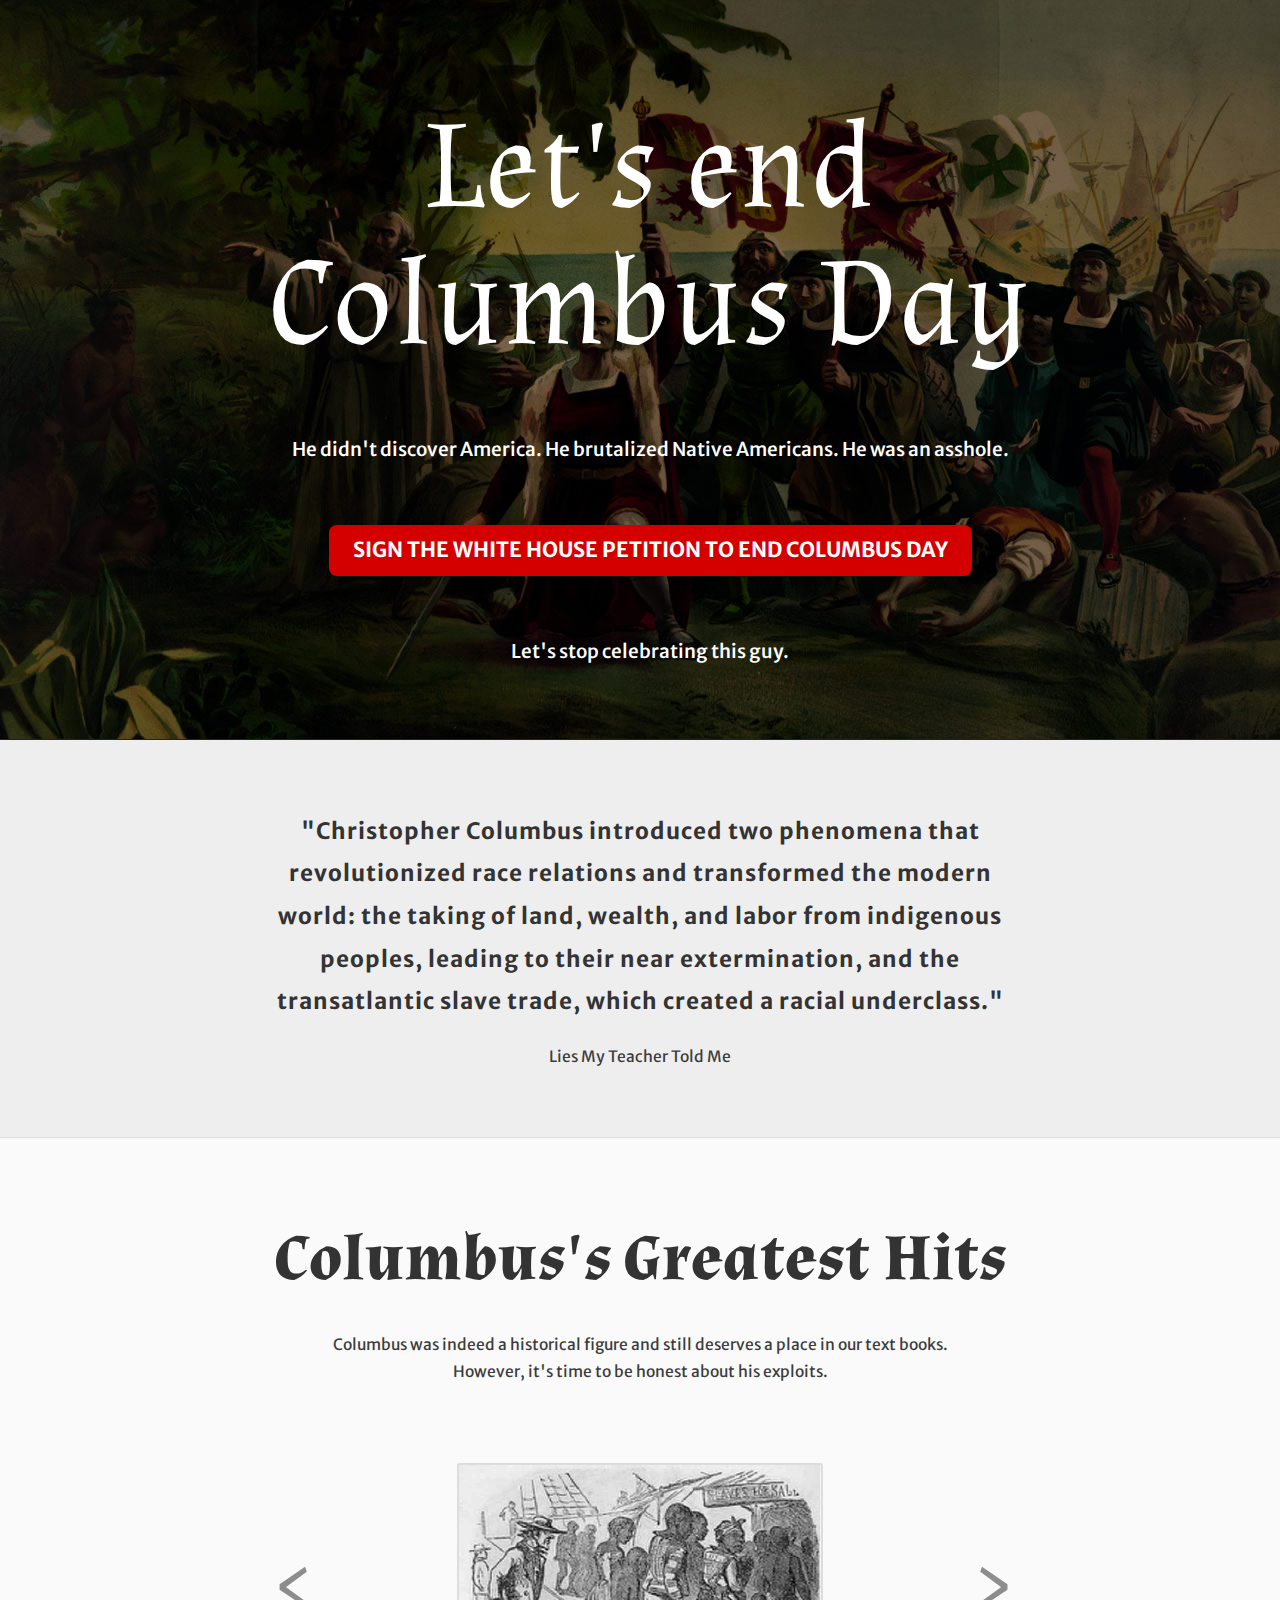
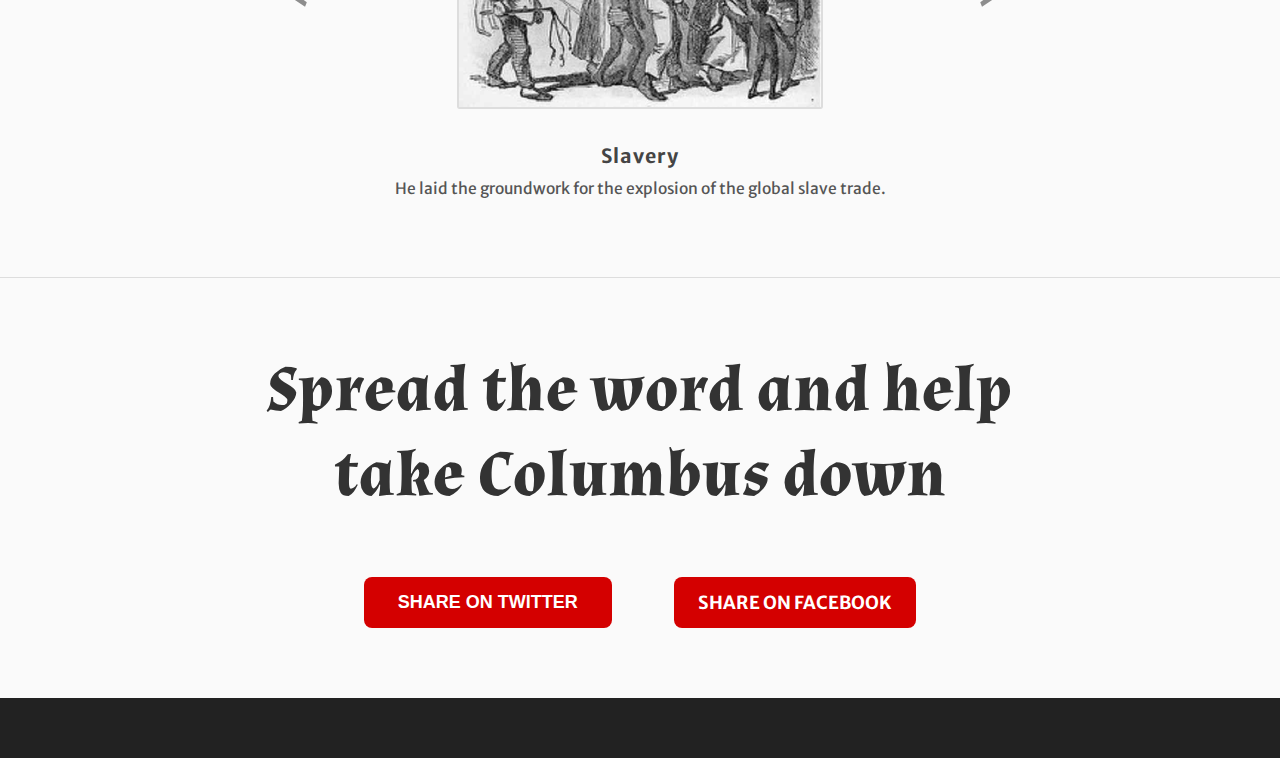
<file: index.html>
<!DOCTYPE html>
<html xmlns="http://www.w3.org/1999/xhtml">
<head>
	<meta charset="UTF-8">
    <meta http-equiv="Content-Type" content="text/html; charset=utf-8" />
    <title>End Columbus Day</title>
    <meta name="viewport" content="width=device-width, initial-scale=1.0">
    <link href='http://fonts.googleapis.com/css?family=Almendra' rel='stylesheet' type='text/css'>
    <link href='http://fonts.googleapis.com/css?family=Merriweather+Sans:400,700,300,400italic' rel='stylesheet' type='text/css'>
    <link rel="stylesheet" href="./css/bootstrap.css" type="text/css">
    <link rel="stylesheet" href="./css/bootstrap-responsive.css" type="text/css">
    <link rel="stylesheet" href="./css/pad.min.css" type="text/css">
</head>
<body>
    <section class="hero">
        <div class="container">
            <!-- <nav class="navbar">
                <div class="navbar-inner">
                    <div class="container">
                        <a href="/" class="brand">LandingPad</a>
                        <ul class="nav">
                            <li class="active"><a href="#">Home</a></li>
                            <li><a href="#">Blog</a></li>
                            <li><a href="login.html" class="btn btn-bordered">Login</a></li>
                        </ul>
                    </div>
                </div>
            </nav> -->
            <article class="marketing row">              
                <div class="offset2 span8">
                    <h1 class="headline">
                        Let's end Columbus Day
                    </h1>
                    <h4 class="toptaglines">He didn't discover America. He brutalized Native Americans. He was an asshole.
                    <p class="call-to-action">
                        <a href="https://petitions.whitehouse.gov/petition/end-columbus-day-and-replace-it-making-election-day-federal-holiday" class="btn btn-large btn-blue rounded" id="bigassbutton">Sign the White House Petition to End Columbus Day</a> 
                        <!-- <a href="#" class="btn btn-large btn-green rounded">View Demo</a> -->
                    </p>            
                    <h4 class="toptaglines" id="bottomtagline">Let's stop celebrating this guy.</h4>
                </div>
            </article>
        </div>
    </section>    
    <section class="block">
        <div class="container">
            <div class="row">
                <div class="offset2 span8">
                    <h4 class="headline" id="liesquote">"Christopher Columbus introduced two phenomena that revolutionized race relations and transformed the modern world: the taking of land, wealth, and labor from indigenous peoples, leading to their near extermination, and the transatlantic slave trade, which created a racial underclass."</h4>
                    <p class="headline-caption">
                        Lies My Teacher Told Me
                    </p>
                    <!-- <img src="./img/iphone-placeholder.png" id="hide-image" class="highlight" alt="placeholder" /> -->
                </div>
            </div>
        </div>
    </section>    
    <section class="block alt">
        <div class="container">
            <div class="row">
                <div class="offset2 span8">
                    <h4 class="headline" id="greatesthits">Columbus's Greatest Hits</h4>
                    <p class="headline-caption" id="greatesthitscap">
                        Columbus was indeed a historical figure and still deserves a place in our text books.<br>However, it's time to be honest about his exploits.
                    </p>
                </div>
            </div>
            <div class="row">
                <div class="offset2 span8">
                    <div id="myCarousel" class="carousel slide">
                        <div class="carousel-inner">
                            <div class="item active">                   
                                <p>
                                    <img src="./img/slavery.png" class="highlight" alt="placeholder" />    
                                </p>    
                                <article class="carousel-caption">                  
                                    <h5 class="carouselcap"><strong>Slavery</strong></h5>       
                                    <p class="carouselcapcap">He laid the groundwork for the explosion of the global slave trade.</p>                                             
                                </article>                                                                         
                            </div>
                            <div class="item">      
                                <p>                             
                                    <img src="./img/genocide.png" class="highlight" alt="placeholder" />        
                                </p>           
                                <article class="carousel-caption">                  
                                    <h5 class="carouselcap"><strong>Genocide</strong></h5>       
                                    <p class="carouselcapcap">On Hispaniola alone, the brutal reign of Columbus wiped out<br>an estimated 200,000 Arawak Indians by 1515.</p>                                            
                                </article>
                            </div>
                            <div class="item">                    
                                <p>                                             
                                    <img src="./img/mutilation.png" class="highlight" alt="placeholder" />
                                </p>      
                                <article class="carousel-caption">                        
                                    <h5 class="carouselcap">Mutilation</h5>       
                                    <p class="carouselcapcap">Columbus often enforced his savagery with routine beheadings,<br>dismemberments and burnings at the stake.</p>                            
                                </article>
                            </div>
                           <div class="item">                    
                                <p>                                             
                                    <img src="./img/mismanage.png" class="highlight" alt="placeholder" />
                                </p>      
                                <article class="carousel-caption">                        
                                    <h5 class="carouselcap">Mismanagement</h5>       
                                    <p class="carouselcapcap">Columbus was such a bad governor of Hispaniola that he was<br>arrested and sent back to Spain.</p>                            
                                </article>
                            </div>
                            <div class="item">                    
                                <p>                                             
                                    <img src="./img/traffic.png" class="highlight" alt="placeholder" />
                                </p>      
                                <article class="carousel-caption">                        
                                    <h5 class="carouselcap">Sex Trafficking</h5>       
                                    <p class="carouselcapcap">Many of the females enslaved by Columbus were sold for sex.</p>                            
                                </article>
                            </div>

                        </div> 
                        <a class="left carousel-control" href="#myCarousel" data-slide="prev">‹</a>
                        <a class="right carousel-control" href="#myCarousel" data-slide="next">›</a>           
                    </div> 
                </div>
            </div>
        </div>
    </section>    
    <!-- <section class="block">
        <div class="container">            
            <div class="row">
                <div class="offset2 span4">
                    <img src="./img/huge-phone.png" alt="phone" />
                </div>
                <div id="mobile" class="span4">
                    <h4>Experience YourApp on-the-go</h4>
                    <p>
                        Lorem ipsum dolor sit amet, consectetur adipisicing elit. Sit saepe assumenda quidem ullam tenetur nobis repellat similique ea fugit accusantium optio nostrum nam sequi eos natus molestias qui labore recusandae.
                    </p>                    

                              
                    <p>
                        <a href="#" class="btn btn-blue rounded">Get at the App Store</a>
                    </p>
                    <p>
                        <a href="#" class="btn rounded">Grab at Google Play</a>
                    </p>
                    <br/>
                    <h4>Icon fonts from Icomoon</h4>
                    <div class="glyph" aria-hidden="true" data-icon="&#xe000;"></div>
                    <div class="glyph" aria-hidden="true" data-icon="&#xe001;"></div>
                    <div class="glyph" aria-hidden="true" data-icon="&#xe002;"></div>
                    <div class="glyph" aria-hidden="true" data-icon="&#xe003;"></div>
                    <div class="glyph" aria-hidden="true" data-icon="&#xe004;"></div>
                    <div class="glyph" aria-hidden="true" data-icon="&#xe005;"></div>
                    <div class="glyph" aria-hidden="true" data-icon="&#xe006;"></div>
                    <div class="glyph" aria-hidden="true" data-icon="&#xe007;"></div>
                    <div class="glyph" aria-hidden="true" data-icon="&#xe008;"></div>
                    <div class="glyph" aria-hidden="true" data-icon="&#xe009;"></div>
                    <div class="glyph" aria-hidden="true" data-icon="&#xe00a;"></div>
                    <div class="glyph" aria-hidden="true" data-icon="&#xe00b;"></div>
                    <div class="glyph" aria-hidden="true" data-icon="&#xe00c;"></div>              
                </div>               
            </div>
        </div>
    </section> -->
    <section class="block alt" id="sharesection">
        <div class="container">
            <div class="row">
                <div class="offset2 span8">
                    <h4 class="headline" id="spreadtheword">Spread the word and help take Columbus down</h4>               
                    <!-- <p class="headline-caption">
                        Lorem ipsum dolor sit amet, consectetur adipisicing elit. Nemo id incidunt ullam illum accusamus pariatur placeat perferendis eum delectus eius odio est iure deserunt! Pariatur maxime veritatis aspernatur ad consequuntur.
                    </p> -->   
                </div>
            </div>
            <!-- <div class="row">
                <div class="offset2 span8">
                    <img src="./img/logoplaceholder.png" alt="logo">
                    <img src="./img/logoplaceholder.png" alt="logo">
                    <img src="./img/logoplaceholder.png" alt="logo">
                    <img src="./img/logoplaceholder.png" alt="logo">
                    <img src="./img/logoplaceholder.png" alt="logo">
                </div>
            </div> -->
            <div class="row">                
                <p class="center">
                    <a href="http://twitter.com/share?text=Christopher%20Columbus%20was%20a%20terrible%20person.%20Let's%20stop%20celebrating%20him.%20via%20%40SpotJ%20%23EndColumbusDay%20&url=http://www.endcolumbusday.com" class="btn btn-large btn-blue rounded" id="twitterbutton" target="_blank">Share on Twitter</a>
                    <a href="http://www.facebook.com/sharer.php?s=100&amp;p[url]=http://www.endcolumbusday.com&amp;p[images][0]=http://i.imgur.com/Pqfkw6K.jpg&amp;p[title]=It's Time To End Columbus Day&amp;p[summary]=Christopher Columbus didn't discover America. He brutalized Native Americans. He was an asshole. So let's stop celebrating this guy. Sign the petition to end Columbus Day. " class="btn btn-large btn-blue rounded" target="_blank" title="Share on your Facebook" id="facebookbutton">Share on Facebook</a>
                </p>
                <!-- <p class="center">
                    Last chance to get your users signed up
                </p> -->
            </div>
        </div>
    </section>   
    <!-- <section class="block">
         <div class="container">
             <div class="row">
                 <div class="offset2 span3">
                    <h4>Contact Us</h4>        
                
                    <address>
                        <strong>YourApp, Inc.</strong><br/>
                        123 Sample Street, Room 300 <br/>
                        <abbr title="Phone">P:</abbr> (123) 456 - 7890
                    </address>
                    <address>
                        <a href="mailto:#">sample@sample.com</a>
                    </address>
                 
                 </div>
                 <div class="span5">
                    <h4>Subscribe</h4>
                    <p>Get to know more about the latest updates regarding YourApp</p>
                    <form action="index" class="form-horizontal">
                         <input type="text" placeholder="Your email address.."/>
                         <a href="#" class="btn btn-blue rounded">Subscribe</a>
                    </form>
                 </div>
             </div>
         </div>
     </section> -->
    <!-- <section class="block maps">
        <div class="map"></div>
    </section> -->
    <footer>
        <!--<div class="container">
            <p class="footerschmertz">
                Made by <a id="scott" href="http://www.twitter.com/spotj" target="_blank">Scott</a> and <a id="ryan" class="footerschmertz" href="http://twitter.com/rtluckie" target="_blank">Ryan</a>
            </p>
        </div> -->
    </footer>
    <!-- <script type="text/javascript" src="http://maps.google.com/maps/api/js?sensor=true"></script> -->
    <script src="./js/jquery-1.9.1.min.js"></script>
    <script src="./js/bootstrap.min.js"></script>
    <!-- <script src="./js/jquery.gmap.min.js"></script> -->
    <!-- <script type="text/javascript">        
        $(document).ready(function(){
            $(".map").gMap({ controls: false,
                scrollwheel: false,
                draggable: true,
                markers: [{ latitude: 14.61689,
                          longitude: 121.025991,
                          icon: { image: "http://www.google.com/mapfiles/marker.png",
                                  iconsize: [32, 47],
                                  iconanchor: [32,47],
                                  infowindowanchor: [12, 0] } }
                        ],
                icon: { image: "http://www.google.com/mapfiles/marker.png", 
                      iconsize: [26, 46],
                      iconanchor: [12, 46],
                      infowindowanchor: [12, 0] },
                latitude: 14.61689,
                longitude: 121.025991,
                zoom: 15, });
        });

    </script> -->
</body>
</html>
</file>
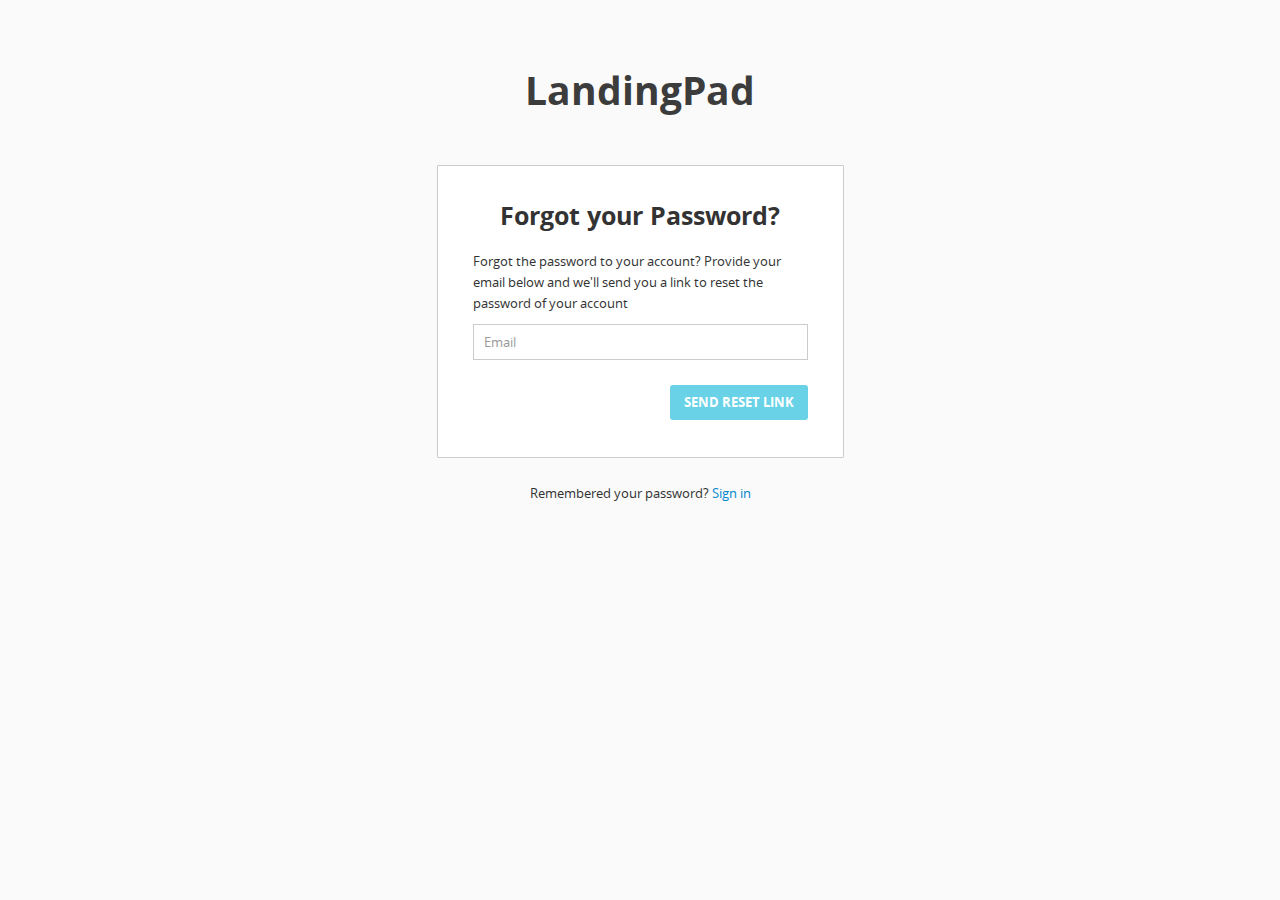
<file: forgotPassword.html>
<!DOCTYPE html>
<html xmlns="http://www.w3.org/1999/xhtml">
<head>
	<meta charset="UTF-8">
    <meta http-equiv="Content-Type" content="text/html; charset=utf-8" />
    <title>LandingPad by Ace Subido</title>
    <meta name="viewport" content="width=device-width, initial-scale=1.0">
    <link rel="stylesheet" href="./css/bootstrap.css" type="text/css">
    <link rel="stylesheet" href="./css/bootstrap-responsive.css" type="text/css">
    <link rel="stylesheet" href="./css/login.min.css" type="text/css">    
</head>
<body>
	<div class="header">
		<a href="index.html">
			<h1>LandingPad</h1>
		</a>
	</div>			
	<div class="container">
		<div class="centered-form">
			<h3>
				Forgot your Password?				
			</h3>			
			<p>Forgot the password to your account? Provide your email below and we'll send you a link to reset the password of your account</p>
			<form>
				<input type="text" placeholder="Email" class="input-block-level">				
				<div class="actions">					
					<button class="btn btn-blue rounded pull-right" type="submit">
						Send Reset link
					</button>
				</div>
			</form>			
		</div>
		<p class="center">Remembered your password? <a href="login.html">Sign in</a></p>
	</div>
</body>
</html>
</file>
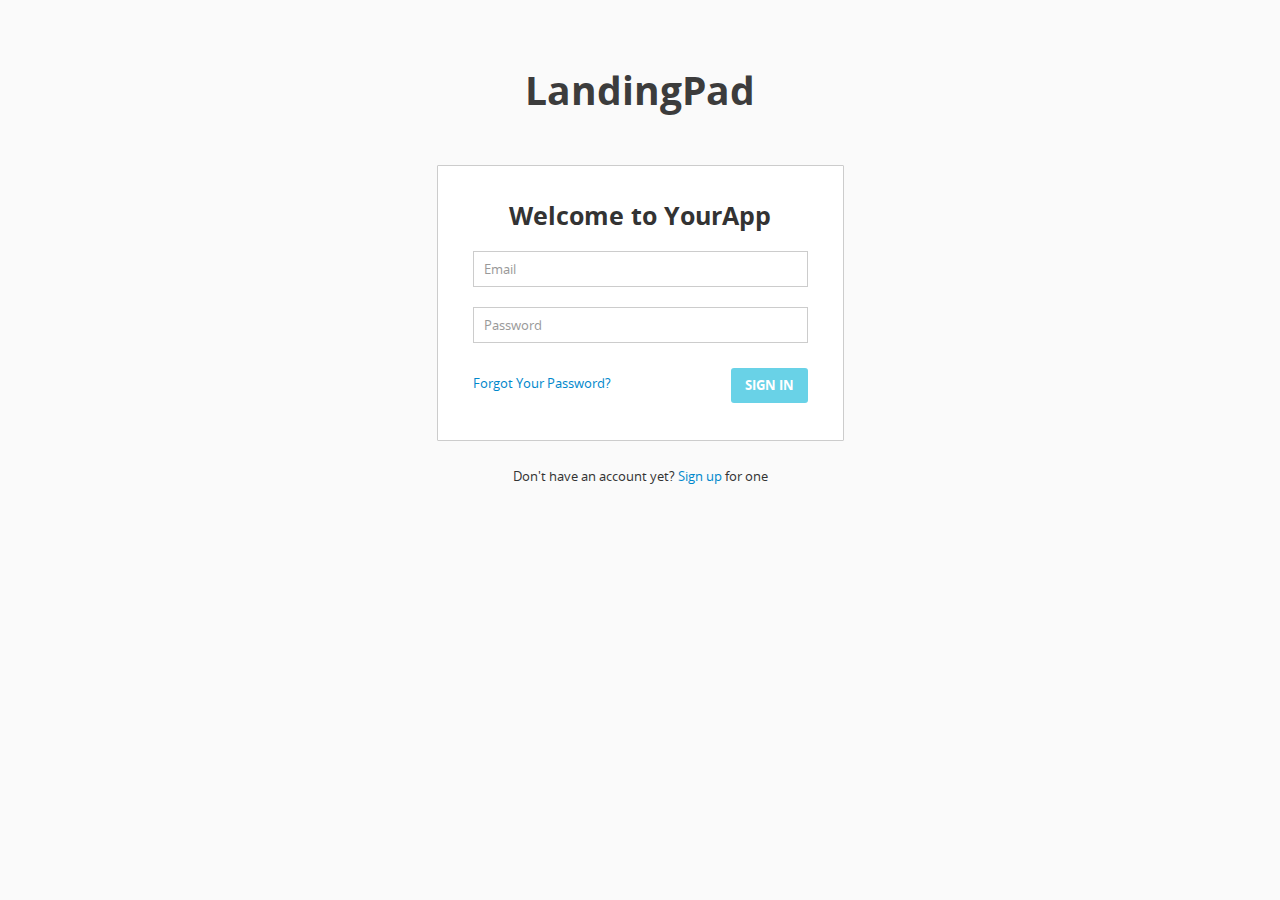
<file: login.html>
<!DOCTYPE html>
<html xmlns="http://www.w3.org/1999/xhtml">
<head>
	<meta charset="UTF-8">
    <meta http-equiv="Content-Type" content="text/html; charset=utf-8" />
    <title>LandingPad by Ace Subido</title>
    <meta name="viewport" content="width=device-width, initial-scale=1.0">
    <link rel="stylesheet" href="./css/bootstrap.css" type="text/css">
    <link rel="stylesheet" href="./css/bootstrap-responsive.css" type="text/css">
    <link rel="stylesheet" href="./css/login.min.css" type="text/css">    
</head>
<body>
	<div class="header">
		<a href="index.html">
			<h1>LandingPad</h1>
		</a>
	</div>			
	<div class="container">
		<div class="centered-form">
			<h3>
				Welcome to YourApp
			</h3>			
			<form>
				<input type="text" placeholder="Email" class="input-block-level">
				<input type="password" placeholder="Password" class="input-block-level">
				<div class="actions">
					<div class="pull-left forgot-password">
						<a href="forgotPassword.html">Forgot Your Password?</a>
					</div>
					<button class="btn btn-blue rounded pull-right" type="submit">
						Sign In
					</button>
				</div>
			</form>			
		</div>
		<p class="center">Don't have an account yet? <a href="signUp.html">Sign up</a> for one</p>
	</div>
</body>
</html>
</file>
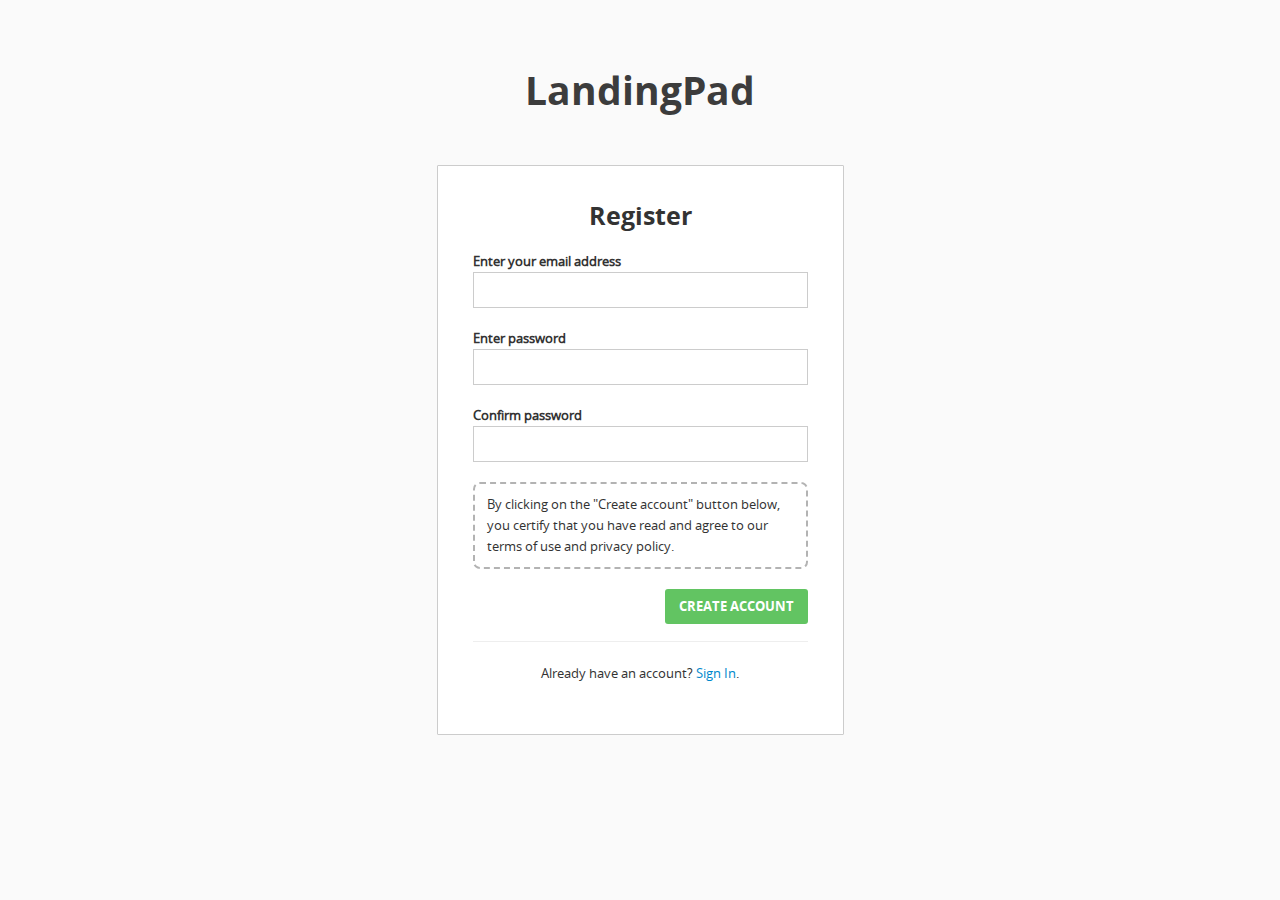
<file: signUp.html>
<!DOCTYPE html>
<html xmlns="http://www.w3.org/1999/xhtml">
<head>
	<meta charset="UTF-8">
    <meta http-equiv="Content-Type" content="text/html; charset=utf-8" />
    <title>LandingPad by Ace Subido</title>
    <meta name="viewport" content="width=device-width, initial-scale=1.0">
    <link rel="stylesheet" href="./css/bootstrap.css" type="text/css">
    <link rel="stylesheet" href="./css/bootstrap-responsive.css" type="text/css">
    <link rel="stylesheet" href="./css/login.min.css" type="text/css">    
</head>
<body>
	<div class="header">
		<a href="index.html">
			<h1>LandingPad</h1>
		</a>
	</div>			
	<div class="container">
		<div class="centered-form">
			<h3>
				Register
			</h3>			
			<form>                
                <span class="form-label">Enter your email address</span>
                <input type="text" class="input-block-level">
                <span class="form-label">Enter password</span>
                <input type="password" class="input-block-level">
                <span class="form-label">Confirm password</span>
                <input type="password" class="input-block-level">          
                <p class="highlight">
                    By clicking on the "Create account" button below, you certify that you have read and agree to our terms of use and privacy policy.
                </p>          
                <div class="actions">                            
                    <button class="btn btn-green rounded pull-right" type="submit">Create account</button>               
                </div>
                <hr>
                <p class="center">
                    Already have an account? <a href="login.html">Sign In</a>.
                </p>      
            </form>
		</div>		
	</div>
</body>
</html>
</file>
<file: css/pad.min.css>
@font-face{font-family:'OpenSans';
src:url('../assets/opensans-font/OpenSans-Regular-webfont.svg#OpenSansRegular') format('svg');
src:url('../assets/opensans-font/OpenSans-Regular-webfont.eot?#iefix') format('embedded-opentype'),url('../assets/opensans-font/OpenSans-Regular-webfont.woff') format('woff'),url('../assets/opensans-font/OpenSans-Regular-webfont.ttf') format('truetype'),url('../assets/opensans-font/OpenSans-Regular-webfont.eot');
font-weight:normal;
font-style:normal}
@font-face{font-family:'OpenSansBold';
src:url('../assets/opensans-font/OpenSans-Bold-webfont.svg#OpenSansBold') format('svg');
src:url('../assets/opensans-font/OpenSans-Bold-webfont.eot?#iefix') format('embedded-opentype'),url('../assets/opensans-font/OpenSans-Bold-webfont.woff') format('woff'),url('../assets/opensans-font/OpenSans-Bold-webfont.ttf') format('truetype'),url('../assets/opensans-font/OpenSans-Bold-webfont.eot');
font-weight:normal;
font-style:normal}
@font-face{font-family:'OpenSansLight';
src:url('../assets/opensans-font/OpenSans-Light-webfont.svg#OpenSansLight') format('svg');
src:url('../assets/opensans-font/OpenSans-Light-webfont.eot?#iefix') format('embedded-opentype'),url('../assets/opensans-font/OpenSans-Light-webfont.woff') format('woff'),url('../assets/opensans-font/OpenSans-Light-webfont.ttf') format('truetype'),url('../assets/opensans-font/OpenSans-Light-webfont.eot');
font-weight:normal;
font-style:normal}
p,li,a{font-family:'Merriweather Sans',Arial,sans-serif;-webkit-font-smoothing:antialiased;text-rendering:optimizelegibility}p,li{font-size:13px;line-height:21px;-webkit-font-smoothing:antialiased}h1,h2,h3,h4,h5,h6{font-family:'Merriweather Sans',Arial,sans-serif;-webkit-font-smoothing:antialiased;text-rendering:optimizelegibility}h4{line-height:29px}p.center{text-align: center}.hero{padding:30px 0px 60px;background:url('../img/chris.jpg') repeat center center;-webkit-background-size:cover;-moz-background-size:cover;background-size:cover;border-bottom:1px solid #222}.hero .marketing{margin:30px -20px 30px -20px}.hero .marketing h1,.hero .marketing h2,.hero .marketing h3,.hero .marketing h4,.hero .marketing h5,.hero .marketing h6{color:#fff;text-align:center;display:block;margin:40px auto}.hero .marketing h1.headline{color:#fff;font-family:'Almendra',serif;letter-spacing:2px;font-size:9.6em;line-height:1.1em;font-weight:400;}.hero .marketing p.call-to-action{text-align:center;margin-top:60px;float:none}.hero .marketing p.call-to-action a.btn{margin:auto;margin-top:0em}.hero div.row{margin-bottom:20px}.hero div.row:last-of-type{margin-bottom:0px}.block{padding:60px 0px;border-bottom:1px solid #ddd; background-color: #eee;}.block h1,.block h2,.block h3,.block h4,.block h5,.block h6{letter-spacing:1px}.block h1.headline,.block h2.headline,.block h3.headline,.block h4.headline,.block h5.headline,.block h6.headline{text-align:center;display:block;margin:10px auto;font-size: 1.45em;line-height: 1.9em}.block img.highlight{display:block;margin:0px auto}.block p.headline-caption{text-align:center;display:block;margin:10px auto;font-size:1.2em;line-height:21px;color:#3c3c3c}.block div.row{margin-bottom:50px}.block div.row:last-of-type{margin-bottom:0px}.block.alt{background-color:#fafafa}.block.maps{padding:0px;margin-bottom:-6px}.block.maps .map{width:100%;height:350px}footer{padding:30px 0px;background-color:#222;color:#fff}footer .brand{font-family:'OpenSans',Arial,sans-serif;font-size:17px;color:#fff;text-transform:uppercase;letter-spacing:2px;padding:0;margin-top:10px;margin-left:0}.hero .navbar{margin:0 0 15px}.hero .navbar .brand{font-family:'OpenSans',Arial,sans-serif;font-size:17px;color:#fff;text-shadow:none;text-transform:uppercase;letter-spacing:2px;padding:0;margin-top:10px;margin-left:0}.hero .navbar .nav{float:right;display:inline-block}.hero .navbar .nav li{margin-left:15px}.hero .navbar .nav li a{font-family:'OpenSansBold',Arial,sans-serif;font-size:14px;line-height:23px;color:#888;text-shadow:none}.hero .navbar .nav li a:hover{color:#fff;text-shadow:none}.hero .navbar .nav li a.btn-bordered{margin-top:0px;border:2px solid #888;padding:4px 10px 4px;margin:4px 0px;background:transparent;background-color:transparent;background-image:none}.hero .navbar .nav li a.btn-bordered:hover{color:#fff;border:2px solid #fff}.hero .navbar .nav .active a{color:#fff;text-shadow:none;background-color:transparent;-webkit-box-shadow:none;-moz-box-shadow:none;box-shadow:none}.hero .navbar .nav .active a:hover{color:#fff;text-shadow:none;background-color:transparent;-webkit-box-shadow:none;-moz-box-shadow:none;box-shadow:none}.hero .navbar .navbar-inner{background:transparent;border:none;-webkit-box-shadow:none;-moz-box-shadow:none;box-shadow:none;filter:none}.btn{border:none;background:#d8e0c6;background-image:none;color:#222;text-decoration:none;text-transform:uppercase;text-shadow:none;-webkit-box-shadow:none;-moz-box-shadow:none;box-shadow:none;-webkit-border-radius:1px;-moz-border-radius:1px;border-radius:1px;padding:7px 14px 7px;font-family:'OpenSansBold',Arial,sans-serif;font-size:13px;line-height:21px}.btn [class^="icon-"],.btn [class*=" icon-"]{margin-top:1px}.btn:hover,.btn:focus{background-color:#cdd7b6;color:#222}.btn:active,.btn.active{background-color:#b6c595;color:#222}.btn.btn-large{padding:15px 24px 15px;-webkit-border-radius:1px;-moz-border-radius:1px;border-radius:1px;font-size:18px}.btn.btn-large.rounded{-webkit-border-radius:8px;-moz-border-radius:8px;border-radius:8px}.btn.rounded{-webkit-border-radius:3px;-moz-border-radius:3px;border-radius:3px}.btn.disabled,.btn[disabled]{background-color:#d8e0c6;color:#222}.btn.btn-blue{color:#fff;background-color:#d40000}.btn.btn-blue:hover,.btn.btn-blue:focus{background-color:#20adca}.btn.btn-blue:active,.btn.btn-blue.active{background-color:#19889e}.btn.btn-blue.disabled,.btn.btn-blue[disabled]{background-color:#7fd9eb}.btn.btn-green{color:#fff;background-color:#62c462}.btn.btn-green:hover,.btn.btn-green:focus{background-color:#348c34}.btn.btn-green:active,.btn.btn-green.active{background-color:#276627}.btn.btn-green.disabled,.btn.btn-green[disabled]{background-color:#75cb75}.btn.btn-red{color:#fff;background-color:#f02311}.btn.btn-red:hover,.btn.btn-red:focus{background-color:#921409}.btn.btn-red:active,.btn.btn-red.active{background-color:#620e06}.btn.btn-red.disabled,.btn.btn-red[disabled]{background-color:#f23929}.carousel{margin-bottom:0px}.carousel a.carousel-control{color:#222;background:transparent;-webkit-border-radius:0px;-moz-border-radius:0px;border-radius:0px;border:none;font-size:80px}.carousel .item a{color:#69d2e7}.carousel-caption{position:static;background:transparent;padding:0px}.carousel-caption h1,.carousel-caption h2,.carousel-caption h3,.carousel-caption h4,.carousel-caption h5,.carousel-caption h6{text-align:center;font-family:'Merriweather Sans',Arial,sans-serif;margin-bottom:0.6em}.carousel .item>p,.carousel-caption p{font-size:13px;line-height:21px;text-shadow:none;color:#222;text-align:center}label,input,button,select,textarea{font-family:'OpenSans',Arial,sans-serif;font-size:13px;line-height:21px}select,textarea,input[type="text"],input[type="password"],input[type="datetime"],input[type="datetime-local"],input[type="date"],input[type="month"],input[type="time"],input[type="week"],input[type="number"],input[type="email"],input[type="url"],input[type="search"],input[type="tel"],input[type="color"],.uneditable-input{font-family:'OpenSans',Arial,sans-serif;font-size:13px;color:#3c3c3c;-webkit-border-radius:0px;-moz-border-radius:0px;border-radius:0px;height:26px}input,input[type="text"],input[type="password"],input[type="datetime"],input[type="datetime-local"],input[type="date"],input[type="month"],input[type="time"],input[type="week"],input[type="number"],input[type="email"],input[type="url"],input[type="search"],input[type="tel"],input[type="color"],select,textarea{font-family:'OpenSans',Arial,sans-serif;font-size:13px;border-color:#ccc;-webkit-box-shadow:none;-moz-box-shadow:none;box-shadow:none;height:26px}input:focus,input[type="text"]:focus,input[type="password"]:focus,input[type="datetime"]:focus,input[type="datetime-local"]:focus,input[type="date"]:focus,input[type="month"]:focus,input[type="time"]:focus,input[type="week"]:focus,input[type="number"]:focus,input[type="email"]:focus,input[type="url"]:focus,input[type="search"]:focus,input[type="tel"]:focus,input[type="color"]:focus,select:focus,textarea:focus{border-color:#999;-webkit-box-shadow:none;-moz-box-shadow:none;box-shadow:none}input,input[type="text"],input[type="password"],input[type="datetime"],input[type="datetime-local"],input[type="date"],input[type="month"],input[type="time"],input[type="week"],input[type="number"],input[type="email"],input[type="url"],input[type="search"],input[type="tel"],input[type="color"],input[type=file],textarea,select{font-family:'OpenSans',Arial,sans-serif;font-size:13px;height:26px;margin-bottom:0px}span.required{color:#f02311}label{font-weight:bold}form div.actions{margin-top:25px}@font-face{font-family:'icomoon';
src:url('../assets/icomoon/icomoon.eot');
src:url('../assets/icomoon/icomoon.eot?#iefix') format('embedded-opentype'),url('../assets/icomoon/icomoon.woff') format('woff'),url('../assets/icomoon/icomoon.ttf') format('truetype'),url('../assets/icomoon/icomoon.svg#icomoon') format('svg');
font-weight:normal;
font-style:normal}
[data-icon]:before{font-family:'icomoon';content:attr(data-icon);speak:none;font-weight:normal;font-variant:normal;text-transform:none;line-height:1;-webkit-font-smoothing:antialiased}.icon-airplane,.icon-twitter,.icon-facebook,.icon-android,.icon-windows8,.icon-github,.icon-tumblr,.icon-google-plus,.icon-wordpress,.icon-pinterest,.icon-google-drive,.icon-envelope,.icon-apple{font-family:'icomoon';speak:none;font-style:normal;font-weight:normal;font-variant:normal;text-transform:none;line-height:1;-webkit-font-smoothing:antialiased}.icon-airplane:before{content:"\e000"}.icon-twitter:before{content:"\e001"}.icon-facebook:before{content:"\e002"}.icon-android:before{content:"\e003"}.icon-windows8:before{content:"\e004"}.icon-github:before{content:"\e005"}.icon-tumblr:before{content:"\e006"}.icon-google-plus:before{content:"\e008"}.icon-wordpress:before{content:"\e007"}.icon-pinterest:before{content:"\e009"}.icon-google-drive:before{content:"\e00a"}.icon-envelope:before{content:"\e00b"}.icon-apple:before{content:"\e00c"}@media (max-width:767px){body{padding-right:0px;padding-left:0px}.block .container,.hero .container,.marketing,footer{padding-right:20px;padding-left:20px}img{display:block;margin-left:auto;margin-right:auto}.hero .navbar-inner{padding-left:0px;padding-right:0px}.hero .navbar .nav li{margin-left:0px}.hero .navbar .nav li:first-child{margin-left:-15px}.hero .marketing p.call-to-action a.btn{margin-bottom:10px}.hero .marketing h1.headline{font-size:32px;line-height:46px}}@media (max-width:480px){.hero{padding-left:20px;padding-right:20px}.hero .navbar-inner,.hero .container{padding-left:0px;padding-right:0px;text-align:center}.hero .navbar .nav{margin:20px auto;float:none}.hero .navbar .nav li{display:inline}.hero .brand{float:none}.hero .marketing p.call-to-action a.btn{margin-right:0px}.block.maps .map{height:0px}}body{font-size:13px}#hide-image{margin-top:40px;margin-bottom:-61px}#huge-phone{margin-bottom:40px}.glyph{font-size:2em;float:left;display:inline-block;margin:10px 25px 10px 0px}

.toptaglines {
	font-family: 'Merriweather Sans', sans-serif;
	font-weight: 500;
	font-size: 1.45em;
	line-height: 1.7em;
	padding-top: 1em;
}

#bottomtagline {
	margin-bottom: -1em;
}

#bigassbutton {
	font-family: 'Merriweather Sans', sans-serif;
	font-weight: 700;
	font-size: 1.6em;
}

#liesquote {
	font-family: 'Merriweather Sans', sans-serif;
	font-size: 1.73em;
	margin-bottom: 1em;
}

#greatesthits {
	font-family: 'Almendra', Arial, sans-serif;
	font-size: 5em;
	margin-top: 0em;
}

#greatesthitscap {
	line-height: 1.75em;
	margin-bottom: -1.8em;
	margin: auto;
}

.carouselcap {
	font-size: 1.5em;
	font-family: 'Merriweather Sans', Arial, sans-serif;
	margin-bottom: 1em;
	color: #444;
}

.carousel-caption .carouselcapcap {
	font-size: 1.2em;
	font-family: 'Merriweather Sans', Arial, sans-serif;
	line-height: 1.55em;
	margin-bottom: 1em;
	color: #555;

}

#twitterbutton {
	margin-left: 1.65em;
	margin-right: 60px;
	padding-left: 34px;
	padding-right: 34px;
	font-family: 'Merriweather San', Arial, sans-serif;
	font-weight: 700;
}

#facebookbutton {
	margin-right: auto;
	margin-left: auto;
	font-family: 'Merriweather Sans', Arial, sans-serif;
	font-weight: 700;
}

#spreadtheword {
	font-family: 'Almendra', serif;
	font-size: 5em;
	line-height: 1.3em;
}

#sharesection {
	background-image: url(http://i.imgur.com/SNfmuDf.jpg);
	background-size: cover;
	border-bottom: none;
}

.footerschmertz {
	font-family: 'Merriweather Sans', Arial, sans-serif;
	font-size: 1em;
	color: #ddd;
	text-transform: uppercase;
	text-align: center;
	margin-top: 10px;
	padding-right: 0.5em;
}

#scott {
	font-family: 'Merriweather Sans', Arial, sans-serif;
	font-size: 1em;
	color: #ddd;
	text-transform: uppercase;
	text-align: center;	
}

#ryan {
	font-family: 'Merriweather Sans', Arial, sans-serif;
	font-size: 1em;
	color: #ddd;
	text-transform: uppercase;
	text-align: center;
}
</file>
<file: css/login.min.css>
@font-face{font-family:'OpenSans';
src:url('../assets/opensans-font/OpenSans-Regular-webfont.svg#OpenSansRegular') format('svg');
src:url('../assets/opensans-font/OpenSans-Regular-webfont.eot?#iefix') format('embedded-opentype'),url('../assets/opensans-font/OpenSans-Regular-webfont.woff') format('woff'),url('../assets/opensans-font/OpenSans-Regular-webfont.ttf') format('truetype'),url('../assets/opensans-font/OpenSans-Regular-webfont.eot');
font-weight:normal;
font-style:normal}
@font-face{font-family:'OpenSansBold';
src:url('../assets/opensans-font/OpenSans-Bold-webfont.svg#OpenSansBold') format('svg');
src:url('../assets/opensans-font/OpenSans-Bold-webfont.eot?#iefix') format('embedded-opentype'),url('../assets/opensans-font/OpenSans-Bold-webfont.woff') format('woff'),url('../assets/opensans-font/OpenSans-Bold-webfont.ttf') format('truetype'),url('../assets/opensans-font/OpenSans-Bold-webfont.eot');
font-weight:normal;
font-style:normal}
@font-face{font-family:'OpenSansLight';
src:url('../assets/opensans-font/OpenSans-Light-webfont.svg#OpenSansLight') format('svg');
src:url('../assets/opensans-font/OpenSans-Light-webfont.eot?#iefix') format('embedded-opentype'),url('../assets/opensans-font/OpenSans-Light-webfont.woff') format('woff'),url('../assets/opensans-font/OpenSans-Light-webfont.ttf') format('truetype'),url('../assets/opensans-font/OpenSans-Light-webfont.eot');
font-weight:normal;
font-style:normal}
p,li,a{font-family:'OpenSans',Arial,sans-serif;-webkit-font-smoothing:antialiased;text-rendering:optimizelegibility}p,li{font-size:13px;line-height:21px;-webkit-font-smoothing:antialiased}h1,h2,h3,h4,h5,h6{font-family:'OpenSansBold',Arial,sans-serif;-webkit-font-smoothing:antialiased;text-rendering:optimizelegibility}h4{line-height:29px}p.center{text-align:center}label,input,button,select,textarea{font-family:'OpenSans',Arial,sans-serif;font-size:13px;line-height:21px}select,textarea,input[type="text"],input[type="password"],input[type="datetime"],input[type="datetime-local"],input[type="date"],input[type="month"],input[type="time"],input[type="week"],input[type="number"],input[type="email"],input[type="url"],input[type="search"],input[type="tel"],input[type="color"],.uneditable-input{font-family:'OpenSans',Arial,sans-serif;font-size:13px;color:#3c3c3c;-webkit-border-radius:0px;-moz-border-radius:0px;border-radius:0px;height:26px}input,input[type="text"],input[type="password"],input[type="datetime"],input[type="datetime-local"],input[type="date"],input[type="month"],input[type="time"],input[type="week"],input[type="number"],input[type="email"],input[type="url"],input[type="search"],input[type="tel"],input[type="color"],select,textarea{font-family:'OpenSans',Arial,sans-serif;font-size:13px;border-color:#ccc;-webkit-box-shadow:none;-moz-box-shadow:none;box-shadow:none;height:26px}input:focus,input[type="text"]:focus,input[type="password"]:focus,input[type="datetime"]:focus,input[type="datetime-local"]:focus,input[type="date"]:focus,input[type="month"]:focus,input[type="time"]:focus,input[type="week"]:focus,input[type="number"]:focus,input[type="email"]:focus,input[type="url"]:focus,input[type="search"]:focus,input[type="tel"]:focus,input[type="color"]:focus,select:focus,textarea:focus{border-color:#999;-webkit-box-shadow:none;-moz-box-shadow:none;box-shadow:none}input,input[type="text"],input[type="password"],input[type="datetime"],input[type="datetime-local"],input[type="date"],input[type="month"],input[type="time"],input[type="week"],input[type="number"],input[type="email"],input[type="url"],input[type="search"],input[type="tel"],input[type="color"],input[type=file],textarea,select{font-family:'OpenSans',Arial,sans-serif;font-size:13px;height:26px;margin-bottom:0px}span.required{color:#f02311}label{font-weight:bold}form div.actions{margin-top:25px}.btn{border:none;background:#d8e0c6;background-image:none;color:#222;text-decoration:none;text-transform:uppercase;text-shadow:none;-webkit-box-shadow:none;-moz-box-shadow:none;box-shadow:none;-webkit-border-radius:1px;-moz-border-radius:1px;border-radius:1px;padding:7px 14px 7px;font-family:'OpenSansBold',Arial,sans-serif;font-size:13px;line-height:21px}.btn [class^="icon-"],.btn [class*=" icon-"]{margin-top:1px}.btn:hover,.btn:focus{background-color:#cdd7b6;color:#222}.btn:active,.btn.active{background-color:#b6c595;color:#222}.btn.btn-large{padding:15px 24px 15px;-webkit-border-radius:1px;-moz-border-radius:1px;border-radius:1px;font-size:18px}.btn.btn-large.rounded{-webkit-border-radius:8px;-moz-border-radius:8px;border-radius:8px}.btn.rounded{-webkit-border-radius:3px;-moz-border-radius:3px;border-radius:3px}.btn.disabled,.btn[disabled]{background-color:#d8e0c6;color:#222}.btn.btn-blue{color:#fff;background-color:#69d2e7}.btn.btn-blue:hover,.btn.btn-blue:focus{background-color:#20adca}.btn.btn-blue:active,.btn.btn-blue.active{background-color:#19889e}.btn.btn-blue.disabled,.btn.btn-blue[disabled]{background-color:#7fd9eb}.btn.btn-green{color:#fff;background-color:#62c462}.btn.btn-green:hover,.btn.btn-green:focus{background-color:#348c34}.btn.btn-green:active,.btn.btn-green.active{background-color:#276627}.btn.btn-green.disabled,.btn.btn-green[disabled]{background-color:#75cb75}.btn.btn-red{color:#fff;background-color:#f02311}.btn.btn-red:hover,.btn.btn-red:focus{background-color:#921409}.btn.btn-red:active,.btn.btn-red.active{background-color:#620e06}.btn.btn-red.disabled,.btn.btn-red[disabled]{background-color:#f23929}body{background:#fafafa;padding:35px 0px}div.header{height:95px;padding-top:35px}div.header a{color:#3c3c3c}div.header a:hover{text-decoration:none;color:#222}div.header h1{display:block;margin:0px auto;text-align:center;height:60px}div.centered-form{max-width:335px;-webkit-border-radius:1px;-moz-border-radius:1px;border-radius:1px;border:1px solid #ccc;background-color:#fff;padding:30px 35px 40px;margin:0 auto 25px}div.centered-form h3{text-align:center;margin-top:0px;margin-bottom:15px}div.centered-form .actions{display:block;height:32px}div.centered-form form{margin-bottom:0px}div.centered-form form input{margin-bottom:20px}div.centered-form form input:last-child{margin-bottom:0px}div.centered-form form div.actions,div.centered-form form div.forgot-password{margin-top:5px}div.centered-form form div.forgot-password a{font-size:13px}div.centered-form form span.form-label{font-weight:bold;font-family:'OpenSans',Arial,sans-serif;font-size:13px;line-height:21px}div.centered-form form p.highlight{margin-bottom:20px;border:2px dashed #b3b3b3;-webkit-border-radius:7px;-moz-border-radius:7px;border-radius:7px;padding:10px 12px}div.centered-form input[type="text"],div.centered-form input[type="email"],div.centered-form input[type="password"]{padding:10px;height:36px}
</file>
